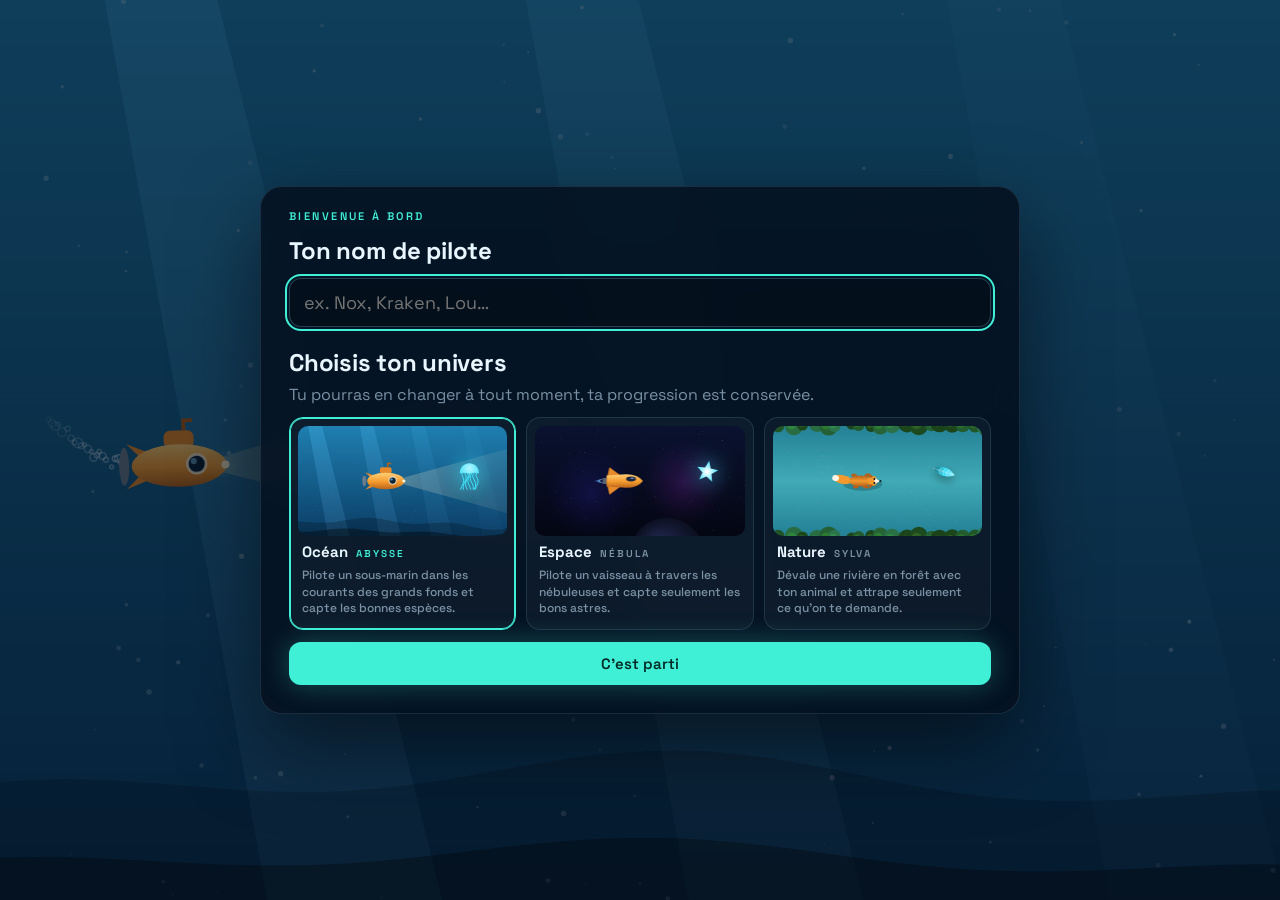
<file: index.html>
<!doctype html>
<html lang="fr">
<head>
  <meta charset="utf-8">
  <meta name="viewport" content="width=device-width, initial-scale=1, viewport-fit=cover">
  <title>Abysse</title>
  <link rel="icon" href="data:image/svg+xml,%3Csvg xmlns='http://www.w3.org/2000/svg' viewBox='0 0 32 32'%3E%3Ccircle cx='16' cy='16' r='14' fill='%2340f0d6'/%3E%3Ccircle cx='12' cy='12' r='4' fill='%23bffcf2'/%3E%3C/svg%3E">
  <link rel="preconnect" href="https://fonts.googleapis.com">
  <link href="https://fonts.googleapis.com/css2?family=Space+Grotesk:wght@400;500;600;700&display=swap" rel="stylesheet">
  <link rel="stylesheet" href="css/style.css?v=202611051226">
</head>
<body>
  <canvas id="game"></canvas>

  <!-- Bouton pause (visible pendant la partie) -->
  <button id="btn-pause" class="pause-btn hidden" aria-label="Mettre en pause" title="Pause (Échap)">
    <svg viewBox="0 0 24 24" aria-hidden="true"><rect x="6" y="5" width="4" height="14" rx="1.5"/><rect x="14" y="5" width="4" height="14" rx="1.5"/></svg>
  </button>

  <!-- ============ HUB ============ -->
  <section id="hub" class="screen">
    <div class="shell">
      <header class="topbar">
        <div class="brand"><span class="brand-mark" aria-hidden="true"></span><span id="brand-name">ABYSSE</span></div>
        <nav class="tabs" role="tablist">
          <button role="tab" data-tab="home" class="on">Jouer</button>
          <button role="tab" data-tab="progress">Progression</button>
          <button role="tab" data-tab="hangar">Hangar<span class="dot hidden" id="hangar-dot"></span></button>
          <button role="tab" data-tab="badges">Badges</button>
        </nav>
        <button class="share-btn" id="btn-share" title="Afficher le QR code pour jouer sur un autre appareil">
          <svg viewBox="0 0 24 24" aria-hidden="true"><path d="M4 4h6v6H4zM14 4h6v6h-6zM4 14h6v6H4zM14 14h2v2h-2zM18 14h2v2h-2zM14 18h2v2h-2zM18 18h2v2h-2zM16 16h2v2h-2z"/></svg>
          <span>Partager</span>
        </button>
        <button class="pilot" id="pilot-chip" title="Changer de nom de pilote">
          <span class="pilot-top"><span class="pilot-name" id="p-name">Pilote</span><span class="pilot-rank" id="p-rank">Recrue</span></span>
          <span class="xpbar"><i id="p-xpfill"></i></span>
          <span class="pilot-xp" id="p-xp">0 / 600 XP</span>
        </button>
      </header>

      <main class="tab-body">
        <!-- Accueil -->
        <div class="tab" id="tab-home">
          <div class="home-grid">
            <div class="card dive-card">
              <p class="eyebrow" id="h-proglabel">Profondeur atteinte</p>
              <div class="depth-big" id="h-depth">0 m</div>
              <div class="zone-line"><span id="h-zone">Zone éclairée</span><span class="muted" id="h-next"></span></div>
              <div class="bar"><i id="h-zonefill"></i></div>
              <button id="btn-play" class="primary big">Plonger</button>
              <p class="limit-msg hidden" id="h-limitmsg"></p>
              <div class="options">
                <div class="seg" id="seg-duration" role="radiogroup" aria-label="Durée de la partie">
                  <button data-v="120">2 min</button>
                  <button data-v="180">3 min</button>
                  <button data-v="300">5 min</button>
                </div>
                <button id="btn-sound" class="ghost small">Son : oui</button>
              </div>
            </div>

            <div class="side">
              <div class="card">
                <div class="card-head"><h3>Temps de jeu aujourd'hui</h3><span class="muted small-txt" id="h-timeleft">30 min restantes</span></div>
                <div class="bar time"><i id="h-timefill"></i></div>
                <p class="muted small-txt time-note" id="h-timenote"></p>
              </div>
              <div class="card">
                <div class="card-head"><h3>Missions du jour</h3><span class="muted small-txt">+100 XP chacune</span></div>
                <ul class="missions" id="h-missions"></ul>
              </div>
              <div class="card streak-card">
                <div class="streak-icon"><svg viewBox="0 0 24 24"><path id="streak-path"/></svg></div>
                <div>
                  <div class="streak-n" id="h-streak">0 jour</div>
                  <div class="muted small-txt" id="h-today">0 partie aujourd'hui</div>
                </div>
              </div>
            </div>
          </div>

          <div class="card">
            <div class="card-head"><h3>Univers</h3><span class="muted small-txt">ta progression est conservée</span></div>
            <div class="worlds" id="world-picker-home"></div>
          </div>

          <details class="howto card" id="howto">
            <summary>Comment jouer</summary>
            <ul id="howto-list"></ul>
          </details>
          <div class="footer-actions">
            <button id="btn-parent" class="ghost small parent-link"><svg viewBox="0 0 24 24" aria-hidden="true"><path d="M6 11h12v10H6zM8.5 11V7.5a3.5 3.5 0 0 1 7 0V11"/></svg>Espace parent</button>
          </div>
        </div>

        <!-- Progression -->
        <div class="tab hidden" id="tab-progress">
          <div class="tiles" id="pr-tiles"></div>
          <div class="empty-state hidden" id="pr-empty">Fais au moins 2 parties pour voir ta courbe de progression.</div>
          <div id="pr-charts">
            <div class="card">
              <div class="card-head"><h3>Niveau en fin de partie</h3><span class="muted small-txt">la vraie mesure de ta progression</span></div>
              <div id="chart-levels"></div>
            </div>
            <div class="card">
              <div class="card-head"><h3>Précision par partie</h3><span class="muted small-txt">reste stable car le jeu s'adapte à ton niveau</span></div>
              <div id="chart-acc"></div>
            </div>
          </div>
          <details class="card table-card">
            <summary>Voir le détail des parties</summary>
            <div class="table-wrap">
              <table>
                <thead><tr><th>Date</th><th>Univers</th><th>Durée</th><th>Pilotage</th><th>Détection</th><th>Contrôle</th><th>Réaction</th><th>Niveaux</th><th>Score</th><th>XP</th></tr></thead>
                <tbody id="log-body"></tbody>
              </table>
            </div>
          </details>
        </div>

        <!-- Hangar -->
        <div class="tab hidden" id="tab-hangar">
          <div class="card preview-card">
            <canvas id="hangar-preview"></canvas>
            <div class="preview-label">
              <p class="eyebrow">Configuration actuelle</p>
              <div id="hg-current"></div>
            </div>
          </div>
          <div id="hangar-sections"></div>
        </div>

        <!-- Badges -->
        <div class="tab hidden" id="tab-badges">
          <div class="card-head"><h3 id="bd-count">0 / 18 badges</h3></div>
          <div class="badge-grid" id="badge-grid"></div>
        </div>
      </main>
    </div>
  </section>

  <!-- ============ BIENVENUE : NOM + UNIVERS ============ -->
  <section id="onboard" class="screen hidden">
    <form class="panel onboard" id="onboard-form">
      <p class="eyebrow">Bienvenue à bord</p>
      <h2>Ton nom de pilote</h2>
      <input id="callsign" maxlength="16" autocomplete="off" placeholder="ex. Nox, Kraken, Lou…">
      <h2 class="mt">Choisis ton univers</h2>
      <p class="muted">Tu pourras en changer à tout moment, ta progression est conservée.</p>
      <div class="worlds big" id="world-picker-onboard"></div>
      <button class="primary" type="submit">C'est parti</button>
    </form>
  </section>

  <!-- ============ PAUSE ============ -->
  <section id="pause" class="screen hidden">
    <div class="panel narrow">
      <p class="eyebrow">Pause</p>
      <h2>Partie en pause</h2>
      <p class="muted" id="pause-info"></p>
      <button id="btn-resume" class="primary">Reprendre</button>
      <button id="btn-quit" class="ghost">Abandonner la partie</button>
    </div>
  </section>

  <!-- ============ RÉSULTATS ============ -->
  <section id="results" class="screen hidden">
    <div class="panel results">
      <div class="res-head">
        <div>
          <p class="eyebrow">Partie terminée</p>
          <h2 id="r-title">+0 m</h2>
          <p class="muted" id="r-zone"></p>
        </div>
        <div class="res-score"><span class="muted small-txt">Score</span><b id="r-score">0</b><span class="record hidden" id="r-record">Record</span></div>
      </div>

      <div class="grid4">
        <div class="stat"><span class="k">Pilotage</span><span class="v" id="r-nav">—</span><span class="s">passages réussis</span></div>
        <div class="stat"><span class="k">Détection</span><span class="v" id="r-det">—</span><span class="s">cibles captées</span></div>
        <div class="stat"><span class="k">Contrôle</span><span class="v" id="r-ctl">—</span><span class="s">leurres ignorés</span></div>
        <div class="stat"><span class="k">Réactivité</span><span class="v" id="r-rt">—</span><span class="s">temps de réaction</span></div>
      </div>
      <p class="levels muted" id="r-levels"></p>

      <div class="xp-block">
        <div class="xp-head"><b id="r-xp">+0 XP</b><span class="muted" id="r-rankline"></span></div>
        <div class="bar xp"><i id="r-xpfill"></i></div>
        <ul class="xp-list" id="r-xplist"></ul>
      </div>

      <div class="rewards hidden" id="r-rewards">
        <p class="eyebrow">Nouveautés</p>
        <div class="chips" id="r-chips"></div>
      </div>

      <p class="comment" id="r-comment"></p>
      <p class="limit-msg hidden" id="r-limitmsg"></p>
      <div class="actions">
        <button id="btn-again" class="primary">Rejouer</button>
        <button id="btn-to-hangar" class="ghost hidden">Voir le hangar</button>
        <button id="btn-menu" class="ghost">Menu</button>
      </div>
    </div>
  </section>

  <!-- ============ PARTAGER (QR CODE) ============ -->
  <section id="share" class="screen hidden">
    <div class="panel narrow share">
      <p class="eyebrow">Partager le jeu</p>
      <h2>Scanne pour jouer</h2>
      <p class="muted">Avec l'appareil photo d'un téléphone ou d'une tablette, puis tiens-le à l'horizontale.</p>
      <button class="share-qr" id="share-qr" type="button" title="Agrandir le QR code" aria-label="Agrandir le QR code"><img src="qr.png" alt="QR code vers le jeu" width="260" height="260"></button>
      <p class="muted small-txt share-hint">Touche le QR code pour l'agrandir.</p>
      <a class="share-url" id="share-url" href="#" target="_blank" rel="noopener"></a>
      <button class="primary" id="share-copy" type="button">Copier le lien</button>
      <button class="ghost hidden" id="share-native" type="button">Partager…</button>
      <button class="ghost" id="share-close" type="button">Fermer</button>
      <p class="muted small-txt">Chaque appareil garde sa propre progression. Pense à créer le code parent sur chacun.</p>
    </div>
  </section>

  <!-- QR code en plein écran -->
  <button id="qr-zoom" class="qr-zoom hidden" type="button" aria-label="Fermer le QR code agrandi">
    <img src="qr.png" alt="QR code vers le jeu">
    <span>Scanne avec l'appareil photo · touche pour fermer</span>
  </button>

  <!-- ============ ESPACE PARENT ============ -->
  <section id="parent" class="screen hidden">
    <div class="panel parent">
      <div class="parent-head">
        <div><p class="eyebrow">Espace parent</p><h2 id="pa-title">Accès protégé</h2></div>
        <button class="ghost small" id="pa-close" type="button">Fermer</button>
      </div>

      <form id="pa-lock" class="pa-lock" autocomplete="off">
        <p class="muted" id="pa-lock-text"></p>
        <input id="pa-pin" type="password" inputmode="numeric" maxlength="4" placeholder="Code à 4 chiffres" aria-label="Code parent">
        <input id="pa-pin2" class="hidden" type="password" inputmode="numeric" maxlength="4" placeholder="Confirme le code" aria-label="Confirmation du code">
        <p class="pa-err" id="pa-err" role="alert"></p>
        <button class="primary" type="submit">Valider</button>
        <p class="muted small-txt" id="pa-forgot">Code oublié ? La seule solution est d'effacer les données de ce site dans le navigateur, ce qui efface aussi toute la progression.</p>
      </form>

      <div id="pa-panel" class="pa-panel hidden">
        <div class="card">
          <div class="card-head"><h3>Temps de jeu par jour</h3><b class="pa-val" id="pa-limit-val">30 min</b></div>
          <input type="range" id="pa-limit" aria-label="Limite quotidienne en minutes">
          <label class="check"><input type="checkbox" id="pa-we-on"> Limite différente le week-end (samedi et dimanche)</label>
          <div id="pa-we-row" class="hidden">
            <div class="card-head"><span class="muted">Week-end</span><b class="pa-val" id="pa-we-val"></b></div>
            <input type="range" id="pa-we" aria-label="Limite du week-end en minutes">
          </div>
        </div>

        <div class="card">
          <div class="card-head"><h3>Bonus pour aujourd'hui</h3><span class="muted small-txt" id="pa-bonus-state">aucun</span></div>
          <div class="options">
            <button type="button" class="ghost small" data-bonus="10">+10 min</button>
            <button type="button" class="ghost small" data-bonus="15">+15 min</button>
            <button type="button" class="ghost small" data-bonus="30">+30 min</button>
            <button type="button" class="ghost small" id="pa-bonus-clear">Retirer le bonus</button>
          </div>
          <p class="muted small-txt pa-note">Valable seulement aujourd'hui. La limite habituelle revient demain.</p>
        </div>

        <div class="card">
          <div class="card-head"><h3>Temps joué ces 7 derniers jours</h3><span class="muted small-txt" id="pa-week-total"></span></div>
          <div class="week" id="pa-week"></div>
        </div>

        <div class="card">
          <div class="card-head"><h3>Sécurité</h3></div>
          <div class="options">
            <button type="button" class="ghost small" id="pa-change">Changer le code</button>
            <button type="button" class="ghost small danger" id="btn-reset">Effacer la progression</button>
          </div>
          <p class="muted small-txt pa-note">Effacer la progression remet à zéro l'XP, les badges et l'historique. Le temps déjà joué aujourd'hui et ces réglages sont conservés.</p>
        </div>
      </div>
    </div>
  </section>

  <div id="rotate">Tourne ton appareil à l'horizontale ↻</div>

  <script src="js/data.js?v=202611051226"></script>
  <script src="js/themes.js?v=202611051226"></script>
  <script src="js/profile.js?v=202611051226"></script>
  <script src="js/art/common.js?v=202611051226"></script>
  <script src="js/art/ocean.js?v=202611051226"></script>
  <script src="js/art/space.js?v=202611051226"></script>
  <script src="js/art/nature.js?v=202611051226"></script>
  <script src="js/charts.js?v=202611051226"></script>
  <script src="js/game.js?v=202611051226"></script>
  <script src="js/ui.js?v=202611051226"></script>
  <script src="js/parent.js?v=202611051226"></script>
</body>
</html>
</file>
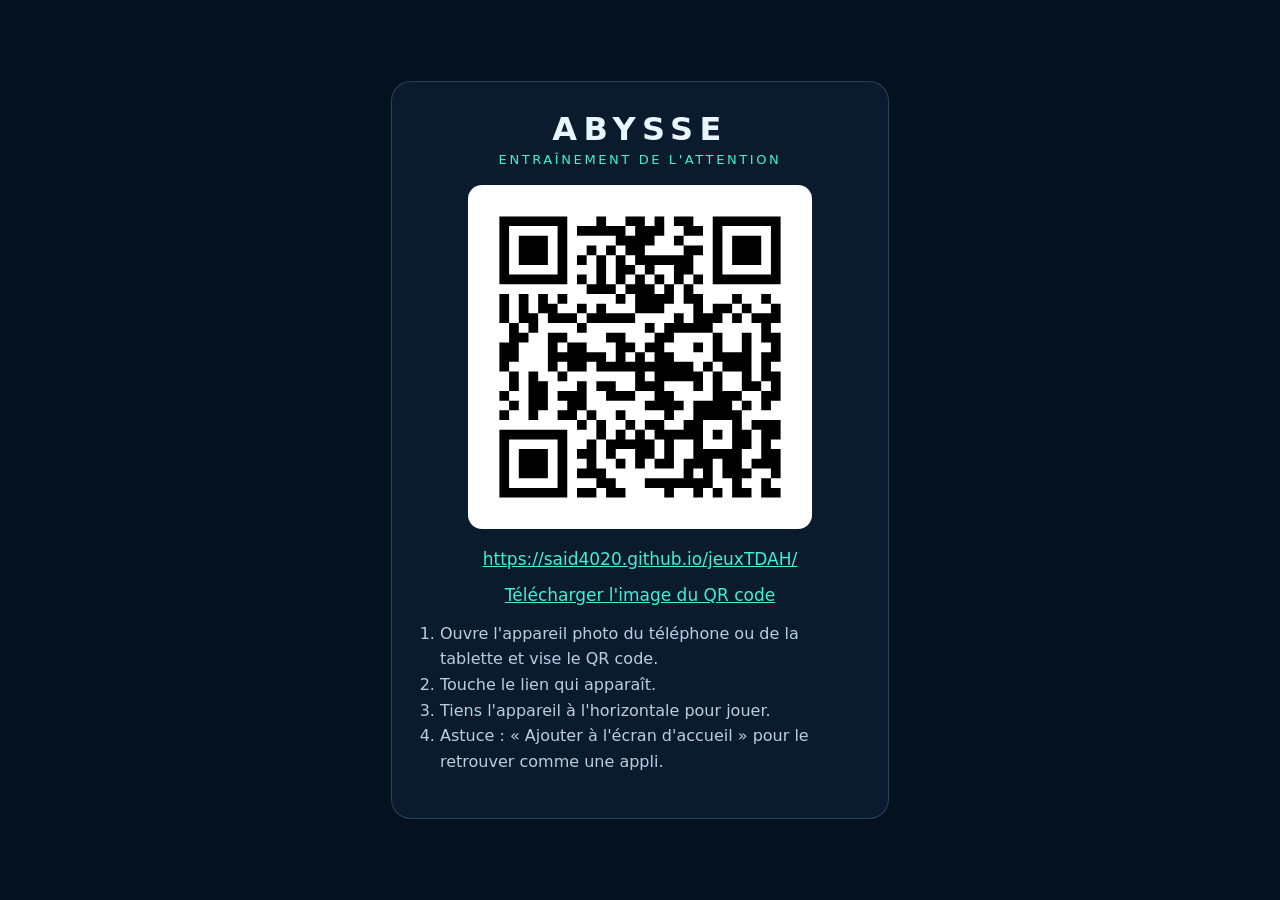
<file: qr.html>
<!doctype html><html lang="fr"><meta charset="utf-8"><meta name="viewport" content="width=device-width, initial-scale=1">
<title>Abysse · Jouer</title>
<style>
  body{margin:0;min-height:100vh;display:grid;place-items:center;background:#04121f;color:#e9f6ff;font-family:system-ui,sans-serif;padding:16px;box-sizing:border-box}
  .card{background:#0a1b2e;border:1px solid rgba(160,220,255,.2);border-radius:20px;padding:28px;max-width:440px;text-align:center}
  h1{margin:0 0 4px;letter-spacing:.2em} .sub{margin:0 0 18px;color:#40f0d6;font-size:13px;letter-spacing:.2em;text-transform:uppercase}
  .qr{background:#fff;border-radius:14px;padding:12px;display:inline-block} .qr svg{width:min(320px,70vw);height:auto;display:block}
  a{color:#40f0d6;font-size:17px;word-break:break-all} ol{text-align:left;color:#b8cfe0;line-height:1.6;padding-left:20px}
</style>
<div class="card">
  <h1>ABYSSE</h1><p class="sub">Entraînement de l'attention</p>
  <div class="qr"><svg width="39.6mm" height="39.6mm" version="1.1" viewBox="0 0 39.6 39.6" xmlns="http://www.w3.org/2000/svg"><path d="M2.4,2.4H3.6V3.6H2.4zM3.6,2.4H4.8V3.6H3.6zM4.8,2.4H6V3.6H4.8zM6,2.4H7.2V3.6H6zM7.2,2.4H8.4V3.6H7.2zM8.4,2.4H9.6V3.6H8.4zM9.6,2.4H10.8V3.6H9.6zM14.4,2.4H15.6V3.6H14.4zM18,2.4H19.2V3.6H18zM19.2,2.4H20.4V3.6H19.2zM21.6,2.4H22.8V3.6H21.6zM24,2.4H25.2V3.6H24zM25.2,2.4H26.4V3.6H25.2zM28.8,2.4H30V3.6H28.8zM30,2.4H31.2V3.6H30zM31.2,2.4H32.4V3.6H31.2zM32.4,2.4H33.6V3.6H32.4zM33.6,2.4H34.8V3.6H33.6zM34.8,2.4H36V3.6H34.8zM36,2.4H37.2V3.6H36zM2.4,3.6H3.6V4.8H2.4zM9.6,3.6H10.8V4.8H9.6zM12,3.6H13.2V4.8H12zM13.2,3.6H14.4V4.8H13.2zM14.4,3.6H15.6V4.8H14.4zM15.6,3.6H16.8V4.8H15.6zM16.8,3.6H18V4.8H16.8zM19.2,3.6H20.4V4.8H19.2zM20.4,3.6H21.6V4.8H20.4zM21.6,3.6H22.8V4.8H21.6zM25.2,3.6H26.4V4.8H25.2zM26.4,3.6H27.6V4.8H26.4zM28.8,3.6H30V4.8H28.8zM36,3.6H37.2V4.8H36zM2.4,4.8H3.6V6H2.4zM4.8,4.8H6V6H4.8zM6,4.8H7.2V6H6zM7.2,4.8H8.4V6H7.2zM9.6,4.8H10.8V6H9.6zM16.8,4.8H18V6H16.8zM18,4.8H19.2V6H18zM19.2,4.8H20.4V6H19.2zM20.4,4.8H21.6V6H20.4zM24,4.8H25.2V6H24zM28.8,4.8H30V6H28.8zM31.2,4.8H32.4V6H31.2zM32.4,4.8H33.6V6H32.4zM33.6,4.8H34.8V6H33.6zM36,4.8H37.2V6H36zM2.4,6H3.6V7.2H2.4zM4.8,6H6V7.2H4.8zM6,6H7.2V7.2H6zM7.2,6H8.4V7.2H7.2zM9.6,6H10.8V7.2H9.6zM13.2,6H14.4V7.2H13.2zM15.6,6H16.8V7.2H15.6zM18,6H19.2V7.2H18zM19.2,6H20.4V7.2H19.2zM25.2,6H26.4V7.2H25.2zM26.4,6H27.6V7.2H26.4zM28.8,6H30V7.2H28.8zM31.2,6H32.4V7.2H31.2zM32.4,6H33.6V7.2H32.4zM33.6,6H34.8V7.2H33.6zM36,6H37.2V7.2H36zM2.4,7.2H3.6V8.4H2.4zM4.8,7.2H6V8.4H4.8zM6,7.2H7.2V8.4H6zM7.2,7.2H8.4V8.4H7.2zM9.6,7.2H10.8V8.4H9.6zM12,7.2H13.2V8.4H12zM14.4,7.2H15.6V8.4H14.4zM16.8,7.2H18V8.4H16.8zM19.2,7.2H20.4V8.4H19.2zM20.4,7.2H21.6V8.4H20.4zM21.6,7.2H22.8V8.4H21.6zM22.8,7.2H24V8.4H22.8zM24,7.2H25.2V8.4H24zM25.2,7.2H26.4V8.4H25.2zM28.8,7.2H30V8.4H28.8zM31.2,7.2H32.4V8.4H31.2zM32.4,7.2H33.6V8.4H32.4zM33.6,7.2H34.8V8.4H33.6zM36,7.2H37.2V8.4H36zM2.4,8.4H3.6V9.6H2.4zM9.6,8.4H10.8V9.6H9.6zM14.4,8.4H15.6V9.6H14.4zM16.8,8.4H18V9.6H16.8zM18,8.4H19.2V9.6H18zM20.4,8.4H21.6V9.6H20.4zM24,8.4H25.2V9.6H24zM25.2,8.4H26.4V9.6H25.2zM28.8,8.4H30V9.6H28.8zM36,8.4H37.2V9.6H36zM2.4,9.6H3.6V10.8H2.4zM3.6,9.6H4.8V10.8H3.6zM4.8,9.6H6V10.8H4.8zM6,9.6H7.2V10.8H6zM7.2,9.6H8.4V10.8H7.2zM8.4,9.6H9.6V10.8H8.4zM9.6,9.6H10.8V10.8H9.6zM12,9.6H13.2V10.8H12zM14.4,9.6H15.6V10.8H14.4zM16.8,9.6H18V10.8H16.8zM19.2,9.6H20.4V10.8H19.2zM21.6,9.6H22.8V10.8H21.6zM24,9.6H25.2V10.8H24zM26.4,9.6H27.6V10.8H26.4zM28.8,9.6H30V10.8H28.8zM30,9.6H31.2V10.8H30zM31.2,9.6H32.4V10.8H31.2zM32.4,9.6H33.6V10.8H32.4zM33.6,9.6H34.8V10.8H33.6zM34.8,9.6H36V10.8H34.8zM36,9.6H37.2V10.8H36zM13.2,10.8H14.4V12H13.2zM14.4,10.8H15.6V12H14.4zM15.6,10.8H16.8V12H15.6zM18,10.8H19.2V12H18zM19.2,10.8H20.4V12H19.2zM20.4,10.8H21.6V12H20.4zM22.8,10.8H24V12H22.8zM25.2,10.8H26.4V12H25.2zM2.4,12H3.6V13.2H2.4zM4.8,12H6V13.2H4.8zM7.2,12H8.4V13.2H7.2zM9.6,12H10.8V13.2H9.6zM16.8,12H18V13.2H16.8zM19.2,12H20.4V13.2H19.2zM20.4,12H21.6V13.2H20.4zM21.6,12H22.8V13.2H21.6zM22.8,12H24V13.2H22.8zM25.2,12H26.4V13.2H25.2zM26.4,12H27.6V13.2H26.4zM31.2,12H32.4V13.2H31.2zM34.8,12H36V13.2H34.8zM2.4,13.2H3.6V14.4H2.4zM4.8,13.2H6V14.4H4.8zM7.2,13.2H8.4V14.4H7.2zM8.4,13.2H9.6V14.4H8.4zM12,13.2H13.2V14.4H12zM14.4,13.2H15.6V14.4H14.4zM19.2,13.2H20.4V14.4H19.2zM20.4,13.2H21.6V14.4H20.4zM21.6,13.2H22.8V14.4H21.6zM26.4,13.2H27.6V14.4H26.4zM28.8,13.2H30V14.4H28.8zM30,13.2H31.2V14.4H30zM32.4,13.2H33.6V14.4H32.4zM36,13.2H37.2V14.4H36zM2.4,14.4H3.6V15.6H2.4zM4.8,14.4H6V15.6H4.8zM6,14.4H7.2V15.6H6zM8.4,14.4H9.6V15.6H8.4zM9.6,14.4H10.8V15.6H9.6zM10.8,14.4H12V15.6H10.8zM13.2,14.4H14.4V15.6H13.2zM14.4,14.4H15.6V15.6H14.4zM15.6,14.4H16.8V15.6H15.6zM16.8,14.4H18V15.6H16.8zM18,14.4H19.2V15.6H18zM24,14.4H25.2V15.6H24zM26.4,14.4H27.6V15.6H26.4zM27.6,14.4H28.8V15.6H27.6zM28.8,14.4H30V15.6H28.8zM31.2,14.4H32.4V15.6H31.2zM33.6,14.4H34.8V15.6H33.6zM34.8,14.4H36V15.6H34.8zM36,14.4H37.2V15.6H36zM3.6,15.6H4.8V16.8H3.6zM6,15.6H7.2V16.8H6zM12,15.6H13.2V16.8H12zM20.4,15.6H21.6V16.8H20.4zM22.8,15.6H24V16.8H22.8zM24,15.6H25.2V16.8H24zM25.2,15.6H26.4V16.8H25.2zM26.4,15.6H27.6V16.8H26.4zM27.6,15.6H28.8V16.8H27.6zM34.8,15.6H36V16.8H34.8zM3.6,16.8H4.8V18H3.6zM4.8,16.8H6V18H4.8zM8.4,16.8H9.6V18H8.4zM9.6,16.8H10.8V18H9.6zM15.6,16.8H16.8V18H15.6zM16.8,16.8H18V18H16.8zM21.6,16.8H22.8V18H21.6zM22.8,16.8H24V18H22.8zM28.8,16.8H30V18H28.8zM32.4,16.8H33.6V18H32.4zM34.8,16.8H36V18H34.8zM36,16.8H37.2V18H36zM2.4,18H3.6V19.2H2.4zM3.6,18H4.8V19.2H3.6zM8.4,18H9.6V19.2H8.4zM10.8,18H12V19.2H10.8zM12,18H13.2V19.2H12zM16.8,18H18V19.2H16.8zM18,18H19.2V19.2H18zM20.4,18H21.6V19.2H20.4zM21.6,18H22.8V19.2H21.6zM26.4,18H27.6V19.2H26.4zM28.8,18H30V19.2H28.8zM32.4,18H33.6V19.2H32.4zM36,18H37.2V19.2H36zM2.4,19.2H3.6V20.4H2.4zM3.6,19.2H4.8V20.4H3.6zM8.4,19.2H9.6V20.4H8.4zM9.6,19.2H10.8V20.4H9.6zM10.8,19.2H12V20.4H10.8zM12,19.2H13.2V20.4H12zM13.2,19.2H14.4V20.4H13.2zM14.4,19.2H15.6V20.4H14.4zM16.8,19.2H18V20.4H16.8zM19.2,19.2H20.4V20.4H19.2zM21.6,19.2H22.8V20.4H21.6zM22.8,19.2H24V20.4H22.8zM28.8,19.2H30V20.4H28.8zM30,19.2H31.2V20.4H30zM31.2,19.2H32.4V20.4H31.2zM32.4,19.2H33.6V20.4H32.4zM34.8,19.2H36V20.4H34.8zM36,19.2H37.2V20.4H36zM2.4,20.4H3.6V21.6H2.4zM8.4,20.4H9.6V21.6H8.4zM10.8,20.4H12V21.6H10.8zM12,20.4H13.2V21.6H12zM14.4,20.4H15.6V21.6H14.4zM15.6,20.4H16.8V21.6H15.6zM16.8,20.4H18V21.6H16.8zM18,20.4H19.2V21.6H18zM19.2,20.4H20.4V21.6H19.2zM20.4,20.4H21.6V21.6H20.4zM21.6,20.4H22.8V21.6H21.6zM22.8,20.4H24V21.6H22.8zM24,20.4H25.2V21.6H24zM25.2,20.4H26.4V21.6H25.2zM27.6,20.4H28.8V21.6H27.6zM30,20.4H31.2V21.6H30zM31.2,20.4H32.4V21.6H31.2zM32.4,20.4H33.6V21.6H32.4zM34.8,20.4H36V21.6H34.8zM3.6,21.6H4.8V22.8H3.6zM6,21.6H7.2V22.8H6zM9.6,21.6H10.8V22.8H9.6zM19.2,21.6H20.4V22.8H19.2zM21.6,21.6H22.8V22.8H21.6zM22.8,21.6H24V22.8H22.8zM24,21.6H25.2V22.8H24zM25.2,21.6H26.4V22.8H25.2zM26.4,21.6H27.6V22.8H26.4zM28.8,21.6H30V22.8H28.8zM32.4,21.6H33.6V22.8H32.4zM34.8,21.6H36V22.8H34.8zM36,21.6H37.2V22.8H36zM3.6,22.8H4.8V24H3.6zM6,22.8H7.2V24H6zM7.2,22.8H8.4V24H7.2zM12,22.8H13.2V24H12zM14.4,22.8H15.6V24H14.4zM15.6,22.8H16.8V24H15.6zM19.2,22.8H20.4V24H19.2zM20.4,22.8H21.6V24H20.4zM21.6,22.8H22.8V24H21.6zM26.4,22.8H27.6V24H26.4zM28.8,22.8H30V24H28.8zM32.4,22.8H33.6V24H32.4zM33.6,22.8H34.8V24H33.6zM36,22.8H37.2V24H36zM2.4,24H3.6V25.2H2.4zM6,24H7.2V25.2H6zM7.2,24H8.4V25.2H7.2zM9.6,24H10.8V25.2H9.6zM10.8,24H12V25.2H10.8zM12,24H13.2V25.2H12zM15.6,24H16.8V25.2H15.6zM16.8,24H18V25.2H16.8zM18,24H19.2V25.2H18zM21.6,24H22.8V25.2H21.6zM22.8,24H24V25.2H22.8zM28.8,24H30V25.2H28.8zM30,24H31.2V25.2H30zM31.2,24H32.4V25.2H31.2zM34.8,24H36V25.2H34.8zM36,24H37.2V25.2H36zM3.6,25.2H4.8V26.4H3.6zM6,25.2H7.2V26.4H6zM7.2,25.2H8.4V26.4H7.2zM10.8,25.2H12V26.4H10.8zM12,25.2H13.2V26.4H12zM20.4,25.2H21.6V26.4H20.4zM21.6,25.2H22.8V26.4H21.6zM22.8,25.2H24V26.4H22.8zM24,25.2H25.2V26.4H24zM26.4,25.2H27.6V26.4H26.4zM27.6,25.2H28.8V26.4H27.6zM28.8,25.2H30V26.4H28.8zM30,25.2H31.2V26.4H30zM32.4,25.2H33.6V26.4H32.4zM34.8,25.2H36V26.4H34.8zM2.4,26.4H3.6V27.6H2.4zM6,26.4H7.2V27.6H6zM9.6,26.4H10.8V27.6H9.6zM10.8,26.4H12V27.6H10.8zM13.2,26.4H14.4V27.6H13.2zM16.8,26.4H18V27.6H16.8zM22.8,26.4H24V27.6H22.8zM26.4,26.4H27.6V27.6H26.4zM27.6,26.4H28.8V27.6H27.6zM28.8,26.4H30V27.6H28.8zM30,26.4H31.2V27.6H30zM31.2,26.4H32.4V27.6H31.2zM12,27.6H13.2V28.8H12zM14.4,27.6H15.6V28.8H14.4zM18,27.6H19.2V28.8H18zM20.4,27.6H21.6V28.8H20.4zM21.6,27.6H22.8V28.8H21.6zM25.2,27.6H26.4V28.8H25.2zM26.4,27.6H27.6V28.8H26.4zM31.2,27.6H32.4V28.8H31.2zM33.6,27.6H34.8V28.8H33.6zM34.8,27.6H36V28.8H34.8zM36,27.6H37.2V28.8H36zM2.4,28.8H3.6V30H2.4zM3.6,28.8H4.8V30H3.6zM4.8,28.8H6V30H4.8zM6,28.8H7.2V30H6zM7.2,28.8H8.4V30H7.2zM8.4,28.8H9.6V30H8.4zM9.6,28.8H10.8V30H9.6zM14.4,28.8H15.6V30H14.4zM16.8,28.8H18V30H16.8zM19.2,28.8H20.4V30H19.2zM21.6,28.8H22.8V30H21.6zM22.8,28.8H24V30H22.8zM24,28.8H25.2V30H24zM25.2,28.8H26.4V30H25.2zM26.4,28.8H27.6V30H26.4zM28.8,28.8H30V30H28.8zM31.2,28.8H32.4V30H31.2zM32.4,28.8H33.6V30H32.4zM34.8,28.8H36V30H34.8zM36,28.8H37.2V30H36zM2.4,30H3.6V31.2H2.4zM9.6,30H10.8V31.2H9.6zM13.2,30H14.4V31.2H13.2zM15.6,30H16.8V31.2H15.6zM16.8,30H18V31.2H16.8zM18,30H19.2V31.2H18zM19.2,30H20.4V31.2H19.2zM20.4,30H21.6V31.2H20.4zM22.8,30H24V31.2H22.8zM26.4,30H27.6V31.2H26.4zM31.2,30H32.4V31.2H31.2zM32.4,30H33.6V31.2H32.4zM34.8,30H36V31.2H34.8zM2.4,31.2H3.6V32.4H2.4zM4.8,31.2H6V32.4H4.8zM6,31.2H7.2V32.4H6zM7.2,31.2H8.4V32.4H7.2zM9.6,31.2H10.8V32.4H9.6zM12,31.2H13.2V32.4H12zM13.2,31.2H14.4V32.4H13.2zM15.6,31.2H16.8V32.4H15.6zM19.2,31.2H20.4V32.4H19.2zM20.4,31.2H21.6V32.4H20.4zM22.8,31.2H24V32.4H22.8zM26.4,31.2H27.6V32.4H26.4zM27.6,31.2H28.8V32.4H27.6zM28.8,31.2H30V32.4H28.8zM30,31.2H31.2V32.4H30zM31.2,31.2H32.4V32.4H31.2zM34.8,31.2H36V32.4H34.8zM36,31.2H37.2V32.4H36zM2.4,32.4H3.6V33.6H2.4zM4.8,32.4H6V33.6H4.8zM6,32.4H7.2V33.6H6zM7.2,32.4H8.4V33.6H7.2zM9.6,32.4H10.8V33.6H9.6zM13.2,32.4H14.4V33.6H13.2zM16.8,32.4H18V33.6H16.8zM19.2,32.4H20.4V33.6H19.2zM21.6,32.4H22.8V33.6H21.6zM22.8,32.4H24V33.6H22.8zM25.2,32.4H26.4V33.6H25.2zM26.4,32.4H27.6V33.6H26.4zM27.6,32.4H28.8V33.6H27.6zM30,32.4H31.2V33.6H30zM31.2,32.4H32.4V33.6H31.2zM33.6,32.4H34.8V33.6H33.6zM34.8,32.4H36V33.6H34.8zM36,32.4H37.2V33.6H36zM2.4,33.6H3.6V34.8H2.4zM4.8,33.6H6V34.8H4.8zM6,33.6H7.2V34.8H6zM7.2,33.6H8.4V34.8H7.2zM9.6,33.6H10.8V34.8H9.6zM12,33.6H13.2V34.8H12zM13.2,33.6H14.4V34.8H13.2zM14.4,33.6H15.6V34.8H14.4zM25.2,33.6H26.4V34.8H25.2zM27.6,33.6H28.8V34.8H27.6zM30,33.6H31.2V34.8H30zM31.2,33.6H32.4V34.8H31.2zM32.4,33.6H33.6V34.8H32.4zM36,33.6H37.2V34.8H36zM2.4,34.8H3.6V36H2.4zM9.6,34.8H10.8V36H9.6zM14.4,34.8H15.6V36H14.4zM15.6,34.8H16.8V36H15.6zM20.4,34.8H21.6V36H20.4zM21.6,34.8H22.8V36H21.6zM22.8,34.8H24V36H22.8zM24,34.8H25.2V36H24zM25.2,34.8H26.4V36H25.2zM26.4,34.8H27.6V36H26.4zM27.6,34.8H28.8V36H27.6zM31.2,34.8H32.4V36H31.2zM34.8,34.8H36V36H34.8zM2.4,36H3.6V37.2H2.4zM3.6,36H4.8V37.2H3.6zM4.8,36H6V37.2H4.8zM6,36H7.2V37.2H6zM7.2,36H8.4V37.2H7.2zM8.4,36H9.6V37.2H8.4zM9.6,36H10.8V37.2H9.6zM12,36H13.2V37.2H12zM13.2,36H14.4V37.2H13.2zM15.6,36H16.8V37.2H15.6zM16.8,36H18V37.2H16.8zM22.8,36H24V37.2H22.8zM26.4,36H27.6V37.2H26.4zM28.8,36H30V37.2H28.8zM31.2,36H32.4V37.2H31.2zM32.4,36H33.6V37.2H32.4zM34.8,36H36V37.2H34.8zM36,36H37.2V37.2H36z" id="qr-path" fill="#000000" fill-opacity="1" fill-rule="nonzero" stroke="none"/></svg></div>
  <p><a href="https://said4020.github.io/jeuxTDAH/">https://said4020.github.io/jeuxTDAH/</a></p>
  <p><a href="qr.png" download>Télécharger l'image du QR code</a></p>
  <ol>
    <li>Ouvre l'appareil photo du téléphone ou de la tablette et vise le QR code.</li>
    <li>Touche le lien qui apparaît.</li>
    <li>Tiens l'appareil à l'horizontale pour jouer.</li>
    <li>Astuce : « Ajouter à l'écran d'accueil » pour le retrouver comme une appli.</li>
  </ol>
</div></html>
</file>
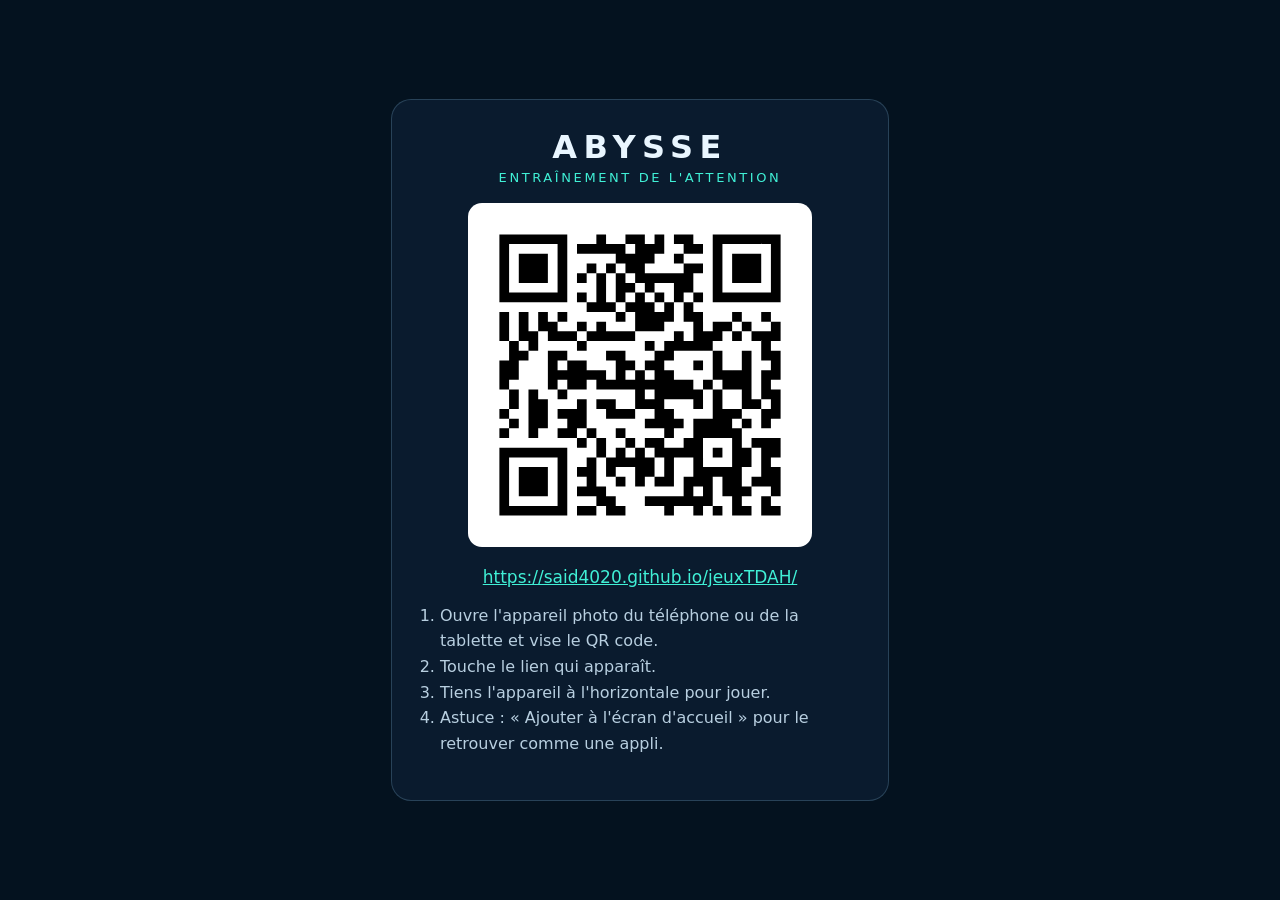
<file: outils/qr-site.html>
<!doctype html><html lang="fr"><meta charset="utf-8"><meta name="viewport" content="width=device-width, initial-scale=1">
<title>Abysse · QR code</title>
<style>
  body{margin:0;min-height:100vh;display:grid;place-items:center;background:#04121f;color:#e9f6ff;font-family:system-ui,sans-serif;padding:16px;box-sizing:border-box}
  .card{background:#0a1b2e;border:1px solid rgba(160,220,255,.2);border-radius:20px;padding:28px;max-width:440px;text-align:center}
  h1{margin:0 0 4px;letter-spacing:.2em} .sub{margin:0 0 18px;color:#40f0d6;font-size:13px;letter-spacing:.2em;text-transform:uppercase}
  .qr{background:#fff;border-radius:14px;padding:12px;display:inline-block} .qr svg{width:min(320px,70vw);height:auto;display:block}
  a{color:#40f0d6;font-size:17px;word-break:break-all} ol{text-align:left;color:#b8cfe0;line-height:1.6;padding-left:20px}
</style>
<div class="card">
  <h1>ABYSSE</h1><p class="sub">Entraînement de l'attention</p>
  <div class="qr"><svg width="39.6mm" height="39.6mm" version="1.1" viewBox="0 0 39.6 39.6" xmlns="http://www.w3.org/2000/svg"><path d="M2.4,2.4H3.6V3.6H2.4zM3.6,2.4H4.8V3.6H3.6zM4.8,2.4H6V3.6H4.8zM6,2.4H7.2V3.6H6zM7.2,2.4H8.4V3.6H7.2zM8.4,2.4H9.6V3.6H8.4zM9.6,2.4H10.8V3.6H9.6zM14.4,2.4H15.6V3.6H14.4zM18,2.4H19.2V3.6H18zM19.2,2.4H20.4V3.6H19.2zM21.6,2.4H22.8V3.6H21.6zM24,2.4H25.2V3.6H24zM25.2,2.4H26.4V3.6H25.2zM28.8,2.4H30V3.6H28.8zM30,2.4H31.2V3.6H30zM31.2,2.4H32.4V3.6H31.2zM32.4,2.4H33.6V3.6H32.4zM33.6,2.4H34.8V3.6H33.6zM34.8,2.4H36V3.6H34.8zM36,2.4H37.2V3.6H36zM2.4,3.6H3.6V4.8H2.4zM9.6,3.6H10.8V4.8H9.6zM12,3.6H13.2V4.8H12zM13.2,3.6H14.4V4.8H13.2zM14.4,3.6H15.6V4.8H14.4zM15.6,3.6H16.8V4.8H15.6zM16.8,3.6H18V4.8H16.8zM19.2,3.6H20.4V4.8H19.2zM20.4,3.6H21.6V4.8H20.4zM21.6,3.6H22.8V4.8H21.6zM25.2,3.6H26.4V4.8H25.2zM26.4,3.6H27.6V4.8H26.4zM28.8,3.6H30V4.8H28.8zM36,3.6H37.2V4.8H36zM2.4,4.8H3.6V6H2.4zM4.8,4.8H6V6H4.8zM6,4.8H7.2V6H6zM7.2,4.8H8.4V6H7.2zM9.6,4.8H10.8V6H9.6zM16.8,4.8H18V6H16.8zM18,4.8H19.2V6H18zM19.2,4.8H20.4V6H19.2zM20.4,4.8H21.6V6H20.4zM24,4.8H25.2V6H24zM28.8,4.8H30V6H28.8zM31.2,4.8H32.4V6H31.2zM32.4,4.8H33.6V6H32.4zM33.6,4.8H34.8V6H33.6zM36,4.8H37.2V6H36zM2.4,6H3.6V7.2H2.4zM4.8,6H6V7.2H4.8zM6,6H7.2V7.2H6zM7.2,6H8.4V7.2H7.2zM9.6,6H10.8V7.2H9.6zM13.2,6H14.4V7.2H13.2zM15.6,6H16.8V7.2H15.6zM18,6H19.2V7.2H18zM19.2,6H20.4V7.2H19.2zM25.2,6H26.4V7.2H25.2zM26.4,6H27.6V7.2H26.4zM28.8,6H30V7.2H28.8zM31.2,6H32.4V7.2H31.2zM32.4,6H33.6V7.2H32.4zM33.6,6H34.8V7.2H33.6zM36,6H37.2V7.2H36zM2.4,7.2H3.6V8.4H2.4zM4.8,7.2H6V8.4H4.8zM6,7.2H7.2V8.4H6zM7.2,7.2H8.4V8.4H7.2zM9.6,7.2H10.8V8.4H9.6zM12,7.2H13.2V8.4H12zM14.4,7.2H15.6V8.4H14.4zM16.8,7.2H18V8.4H16.8zM19.2,7.2H20.4V8.4H19.2zM20.4,7.2H21.6V8.4H20.4zM21.6,7.2H22.8V8.4H21.6zM22.8,7.2H24V8.4H22.8zM24,7.2H25.2V8.4H24zM25.2,7.2H26.4V8.4H25.2zM28.8,7.2H30V8.4H28.8zM31.2,7.2H32.4V8.4H31.2zM32.4,7.2H33.6V8.4H32.4zM33.6,7.2H34.8V8.4H33.6zM36,7.2H37.2V8.4H36zM2.4,8.4H3.6V9.6H2.4zM9.6,8.4H10.8V9.6H9.6zM14.4,8.4H15.6V9.6H14.4zM16.8,8.4H18V9.6H16.8zM18,8.4H19.2V9.6H18zM20.4,8.4H21.6V9.6H20.4zM24,8.4H25.2V9.6H24zM25.2,8.4H26.4V9.6H25.2zM28.8,8.4H30V9.6H28.8zM36,8.4H37.2V9.6H36zM2.4,9.6H3.6V10.8H2.4zM3.6,9.6H4.8V10.8H3.6zM4.8,9.6H6V10.8H4.8zM6,9.6H7.2V10.8H6zM7.2,9.6H8.4V10.8H7.2zM8.4,9.6H9.6V10.8H8.4zM9.6,9.6H10.8V10.8H9.6zM12,9.6H13.2V10.8H12zM14.4,9.6H15.6V10.8H14.4zM16.8,9.6H18V10.8H16.8zM19.2,9.6H20.4V10.8H19.2zM21.6,9.6H22.8V10.8H21.6zM24,9.6H25.2V10.8H24zM26.4,9.6H27.6V10.8H26.4zM28.8,9.6H30V10.8H28.8zM30,9.6H31.2V10.8H30zM31.2,9.6H32.4V10.8H31.2zM32.4,9.6H33.6V10.8H32.4zM33.6,9.6H34.8V10.8H33.6zM34.8,9.6H36V10.8H34.8zM36,9.6H37.2V10.8H36zM13.2,10.8H14.4V12H13.2zM14.4,10.8H15.6V12H14.4zM15.6,10.8H16.8V12H15.6zM18,10.8H19.2V12H18zM19.2,10.8H20.4V12H19.2zM20.4,10.8H21.6V12H20.4zM22.8,10.8H24V12H22.8zM25.2,10.8H26.4V12H25.2zM2.4,12H3.6V13.2H2.4zM4.8,12H6V13.2H4.8zM7.2,12H8.4V13.2H7.2zM9.6,12H10.8V13.2H9.6zM16.8,12H18V13.2H16.8zM19.2,12H20.4V13.2H19.2zM20.4,12H21.6V13.2H20.4zM21.6,12H22.8V13.2H21.6zM22.8,12H24V13.2H22.8zM25.2,12H26.4V13.2H25.2zM26.4,12H27.6V13.2H26.4zM31.2,12H32.4V13.2H31.2zM34.8,12H36V13.2H34.8zM2.4,13.2H3.6V14.4H2.4zM4.8,13.2H6V14.4H4.8zM7.2,13.2H8.4V14.4H7.2zM8.4,13.2H9.6V14.4H8.4zM12,13.2H13.2V14.4H12zM14.4,13.2H15.6V14.4H14.4zM19.2,13.2H20.4V14.4H19.2zM20.4,13.2H21.6V14.4H20.4zM21.6,13.2H22.8V14.4H21.6zM26.4,13.2H27.6V14.4H26.4zM28.8,13.2H30V14.4H28.8zM30,13.2H31.2V14.4H30zM32.4,13.2H33.6V14.4H32.4zM36,13.2H37.2V14.4H36zM2.4,14.4H3.6V15.6H2.4zM4.8,14.4H6V15.6H4.8zM6,14.4H7.2V15.6H6zM8.4,14.4H9.6V15.6H8.4zM9.6,14.4H10.8V15.6H9.6zM10.8,14.4H12V15.6H10.8zM13.2,14.4H14.4V15.6H13.2zM14.4,14.4H15.6V15.6H14.4zM15.6,14.4H16.8V15.6H15.6zM16.8,14.4H18V15.6H16.8zM18,14.4H19.2V15.6H18zM24,14.4H25.2V15.6H24zM26.4,14.4H27.6V15.6H26.4zM27.6,14.4H28.8V15.6H27.6zM28.8,14.4H30V15.6H28.8zM31.2,14.4H32.4V15.6H31.2zM33.6,14.4H34.8V15.6H33.6zM34.8,14.4H36V15.6H34.8zM36,14.4H37.2V15.6H36zM3.6,15.6H4.8V16.8H3.6zM6,15.6H7.2V16.8H6zM12,15.6H13.2V16.8H12zM20.4,15.6H21.6V16.8H20.4zM22.8,15.6H24V16.8H22.8zM24,15.6H25.2V16.8H24zM25.2,15.6H26.4V16.8H25.2zM26.4,15.6H27.6V16.8H26.4zM27.6,15.6H28.8V16.8H27.6zM34.8,15.6H36V16.8H34.8zM3.6,16.8H4.8V18H3.6zM4.8,16.8H6V18H4.8zM8.4,16.8H9.6V18H8.4zM9.6,16.8H10.8V18H9.6zM15.6,16.8H16.8V18H15.6zM16.8,16.8H18V18H16.8zM21.6,16.8H22.8V18H21.6zM22.8,16.8H24V18H22.8zM28.8,16.8H30V18H28.8zM32.4,16.8H33.6V18H32.4zM34.8,16.8H36V18H34.8zM36,16.8H37.2V18H36zM2.4,18H3.6V19.2H2.4zM3.6,18H4.8V19.2H3.6zM8.4,18H9.6V19.2H8.4zM10.8,18H12V19.2H10.8zM12,18H13.2V19.2H12zM16.8,18H18V19.2H16.8zM18,18H19.2V19.2H18zM20.4,18H21.6V19.2H20.4zM21.6,18H22.8V19.2H21.6zM26.4,18H27.6V19.2H26.4zM28.8,18H30V19.2H28.8zM32.4,18H33.6V19.2H32.4zM36,18H37.2V19.2H36zM2.4,19.2H3.6V20.4H2.4zM3.6,19.2H4.8V20.4H3.6zM8.4,19.2H9.6V20.4H8.4zM9.6,19.2H10.8V20.4H9.6zM10.8,19.2H12V20.4H10.8zM12,19.2H13.2V20.4H12zM13.2,19.2H14.4V20.4H13.2zM14.4,19.2H15.6V20.4H14.4zM16.8,19.2H18V20.4H16.8zM19.2,19.2H20.4V20.4H19.2zM21.6,19.2H22.8V20.4H21.6zM22.8,19.2H24V20.4H22.8zM28.8,19.2H30V20.4H28.8zM30,19.2H31.2V20.4H30zM31.2,19.2H32.4V20.4H31.2zM32.4,19.2H33.6V20.4H32.4zM34.8,19.2H36V20.4H34.8zM36,19.2H37.2V20.4H36zM2.4,20.4H3.6V21.6H2.4zM8.4,20.4H9.6V21.6H8.4zM10.8,20.4H12V21.6H10.8zM12,20.4H13.2V21.6H12zM14.4,20.4H15.6V21.6H14.4zM15.6,20.4H16.8V21.6H15.6zM16.8,20.4H18V21.6H16.8zM18,20.4H19.2V21.6H18zM19.2,20.4H20.4V21.6H19.2zM20.4,20.4H21.6V21.6H20.4zM21.6,20.4H22.8V21.6H21.6zM22.8,20.4H24V21.6H22.8zM24,20.4H25.2V21.6H24zM25.2,20.4H26.4V21.6H25.2zM27.6,20.4H28.8V21.6H27.6zM30,20.4H31.2V21.6H30zM31.2,20.4H32.4V21.6H31.2zM32.4,20.4H33.6V21.6H32.4zM34.8,20.4H36V21.6H34.8zM3.6,21.6H4.8V22.8H3.6zM6,21.6H7.2V22.8H6zM9.6,21.6H10.8V22.8H9.6zM19.2,21.6H20.4V22.8H19.2zM21.6,21.6H22.8V22.8H21.6zM22.8,21.6H24V22.8H22.8zM24,21.6H25.2V22.8H24zM25.2,21.6H26.4V22.8H25.2zM26.4,21.6H27.6V22.8H26.4zM28.8,21.6H30V22.8H28.8zM32.4,21.6H33.6V22.8H32.4zM34.8,21.6H36V22.8H34.8zM36,21.6H37.2V22.8H36zM3.6,22.8H4.8V24H3.6zM6,22.8H7.2V24H6zM7.2,22.8H8.4V24H7.2zM12,22.8H13.2V24H12zM14.4,22.8H15.6V24H14.4zM15.6,22.8H16.8V24H15.6zM19.2,22.8H20.4V24H19.2zM20.4,22.8H21.6V24H20.4zM21.6,22.8H22.8V24H21.6zM26.4,22.8H27.6V24H26.4zM28.8,22.8H30V24H28.8zM32.4,22.8H33.6V24H32.4zM33.6,22.8H34.8V24H33.6zM36,22.8H37.2V24H36zM2.4,24H3.6V25.2H2.4zM6,24H7.2V25.2H6zM7.2,24H8.4V25.2H7.2zM9.6,24H10.8V25.2H9.6zM10.8,24H12V25.2H10.8zM12,24H13.2V25.2H12zM15.6,24H16.8V25.2H15.6zM16.8,24H18V25.2H16.8zM18,24H19.2V25.2H18zM21.6,24H22.8V25.2H21.6zM22.8,24H24V25.2H22.8zM28.8,24H30V25.2H28.8zM30,24H31.2V25.2H30zM31.2,24H32.4V25.2H31.2zM34.8,24H36V25.2H34.8zM36,24H37.2V25.2H36zM3.6,25.2H4.8V26.4H3.6zM6,25.2H7.2V26.4H6zM7.2,25.2H8.4V26.4H7.2zM10.8,25.2H12V26.4H10.8zM12,25.2H13.2V26.4H12zM20.4,25.2H21.6V26.4H20.4zM21.6,25.2H22.8V26.4H21.6zM22.8,25.2H24V26.4H22.8zM24,25.2H25.2V26.4H24zM26.4,25.2H27.6V26.4H26.4zM27.6,25.2H28.8V26.4H27.6zM28.8,25.2H30V26.4H28.8zM30,25.2H31.2V26.4H30zM32.4,25.2H33.6V26.4H32.4zM34.8,25.2H36V26.4H34.8zM2.4,26.4H3.6V27.6H2.4zM6,26.4H7.2V27.6H6zM9.6,26.4H10.8V27.6H9.6zM10.8,26.4H12V27.6H10.8zM13.2,26.4H14.4V27.6H13.2zM16.8,26.4H18V27.6H16.8zM22.8,26.4H24V27.6H22.8zM26.4,26.4H27.6V27.6H26.4zM27.6,26.4H28.8V27.6H27.6zM28.8,26.4H30V27.6H28.8zM30,26.4H31.2V27.6H30zM31.2,26.4H32.4V27.6H31.2zM12,27.6H13.2V28.8H12zM14.4,27.6H15.6V28.8H14.4zM18,27.6H19.2V28.8H18zM20.4,27.6H21.6V28.8H20.4zM21.6,27.6H22.8V28.8H21.6zM25.2,27.6H26.4V28.8H25.2zM26.4,27.6H27.6V28.8H26.4zM31.2,27.6H32.4V28.8H31.2zM33.6,27.6H34.8V28.8H33.6zM34.8,27.6H36V28.8H34.8zM36,27.6H37.2V28.8H36zM2.4,28.8H3.6V30H2.4zM3.6,28.8H4.8V30H3.6zM4.8,28.8H6V30H4.8zM6,28.8H7.2V30H6zM7.2,28.8H8.4V30H7.2zM8.4,28.8H9.6V30H8.4zM9.6,28.8H10.8V30H9.6zM14.4,28.8H15.6V30H14.4zM16.8,28.8H18V30H16.8zM19.2,28.8H20.4V30H19.2zM21.6,28.8H22.8V30H21.6zM22.8,28.8H24V30H22.8zM24,28.8H25.2V30H24zM25.2,28.8H26.4V30H25.2zM26.4,28.8H27.6V30H26.4zM28.8,28.8H30V30H28.8zM31.2,28.8H32.4V30H31.2zM32.4,28.8H33.6V30H32.4zM34.8,28.8H36V30H34.8zM36,28.8H37.2V30H36zM2.4,30H3.6V31.2H2.4zM9.6,30H10.8V31.2H9.6zM13.2,30H14.4V31.2H13.2zM15.6,30H16.8V31.2H15.6zM16.8,30H18V31.2H16.8zM18,30H19.2V31.2H18zM19.2,30H20.4V31.2H19.2zM20.4,30H21.6V31.2H20.4zM22.8,30H24V31.2H22.8zM26.4,30H27.6V31.2H26.4zM31.2,30H32.4V31.2H31.2zM32.4,30H33.6V31.2H32.4zM34.8,30H36V31.2H34.8zM2.4,31.2H3.6V32.4H2.4zM4.8,31.2H6V32.4H4.8zM6,31.2H7.2V32.4H6zM7.2,31.2H8.4V32.4H7.2zM9.6,31.2H10.8V32.4H9.6zM12,31.2H13.2V32.4H12zM13.2,31.2H14.4V32.4H13.2zM15.6,31.2H16.8V32.4H15.6zM19.2,31.2H20.4V32.4H19.2zM20.4,31.2H21.6V32.4H20.4zM22.8,31.2H24V32.4H22.8zM26.4,31.2H27.6V32.4H26.4zM27.6,31.2H28.8V32.4H27.6zM28.8,31.2H30V32.4H28.8zM30,31.2H31.2V32.4H30zM31.2,31.2H32.4V32.4H31.2zM34.8,31.2H36V32.4H34.8zM36,31.2H37.2V32.4H36zM2.4,32.4H3.6V33.6H2.4zM4.8,32.4H6V33.6H4.8zM6,32.4H7.2V33.6H6zM7.2,32.4H8.4V33.6H7.2zM9.6,32.4H10.8V33.6H9.6zM13.2,32.4H14.4V33.6H13.2zM16.8,32.4H18V33.6H16.8zM19.2,32.4H20.4V33.6H19.2zM21.6,32.4H22.8V33.6H21.6zM22.8,32.4H24V33.6H22.8zM25.2,32.4H26.4V33.6H25.2zM26.4,32.4H27.6V33.6H26.4zM27.6,32.4H28.8V33.6H27.6zM30,32.4H31.2V33.6H30zM31.2,32.4H32.4V33.6H31.2zM33.6,32.4H34.8V33.6H33.6zM34.8,32.4H36V33.6H34.8zM36,32.4H37.2V33.6H36zM2.4,33.6H3.6V34.8H2.4zM4.8,33.6H6V34.8H4.8zM6,33.6H7.2V34.8H6zM7.2,33.6H8.4V34.8H7.2zM9.6,33.6H10.8V34.8H9.6zM12,33.6H13.2V34.8H12zM13.2,33.6H14.4V34.8H13.2zM14.4,33.6H15.6V34.8H14.4zM25.2,33.6H26.4V34.8H25.2zM27.6,33.6H28.8V34.8H27.6zM30,33.6H31.2V34.8H30zM31.2,33.6H32.4V34.8H31.2zM32.4,33.6H33.6V34.8H32.4zM36,33.6H37.2V34.8H36zM2.4,34.8H3.6V36H2.4zM9.6,34.8H10.8V36H9.6zM14.4,34.8H15.6V36H14.4zM15.6,34.8H16.8V36H15.6zM20.4,34.8H21.6V36H20.4zM21.6,34.8H22.8V36H21.6zM22.8,34.8H24V36H22.8zM24,34.8H25.2V36H24zM25.2,34.8H26.4V36H25.2zM26.4,34.8H27.6V36H26.4zM27.6,34.8H28.8V36H27.6zM31.2,34.8H32.4V36H31.2zM34.8,34.8H36V36H34.8zM2.4,36H3.6V37.2H2.4zM3.6,36H4.8V37.2H3.6zM4.8,36H6V37.2H4.8zM6,36H7.2V37.2H6zM7.2,36H8.4V37.2H7.2zM8.4,36H9.6V37.2H8.4zM9.6,36H10.8V37.2H9.6zM12,36H13.2V37.2H12zM13.2,36H14.4V37.2H13.2zM15.6,36H16.8V37.2H15.6zM16.8,36H18V37.2H16.8zM22.8,36H24V37.2H22.8zM26.4,36H27.6V37.2H26.4zM28.8,36H30V37.2H28.8zM31.2,36H32.4V37.2H31.2zM32.4,36H33.6V37.2H32.4zM34.8,36H36V37.2H34.8zM36,36H37.2V37.2H36z" id="qr-path" fill="#000000" fill-opacity="1" fill-rule="nonzero" stroke="none"/></svg></div>
  <p><a href="https://said4020.github.io/jeuxTDAH/">https://said4020.github.io/jeuxTDAH/</a></p>
  <ol>
    <li>Ouvre l'appareil photo du téléphone ou de la tablette et vise le QR code.</li>
    <li>Touche le lien qui apparaît.</li>
    <li>Tiens l'appareil à l'horizontale pour jouer.</li>
    <li>Astuce : « Ajouter à l'écran d'accueil » pour le retrouver comme une appli.</li>
  </ol>
</div></html>
</file>
<file: css/style.css>
:root {
  --bg: #020b16;
  --shell: rgba(4, 15, 29, 0.84);
  --surface: #0a1b2e;
  --surface-2: rgba(255, 255, 255, 0.035);
  --line: rgba(160, 220, 255, 0.13);
  --line-strong: rgba(160, 220, 255, 0.24);
  --text: #e9f6ff;
  --muted: rgba(200, 228, 250, 0.6);
  --faint: rgba(200, 228, 250, 0.35);
  --accent: #40f0d6;
  --accent-ink: #022a26;
  --accent-soft: rgba(64, 240, 214, 0.14);
  --gold: #ffc94a;
  --warm: #ffb347;
  --danger: #ff6b7a;
  --radius: 16px;
  --font: "Space Grotesk", system-ui, -apple-system, "Segoe UI", sans-serif;
}

* { box-sizing: border-box; }
html, body {
  margin: 0;
  height: 100%;
  overflow: hidden;
  background: var(--bg);
  color: var(--text);
  font-family: var(--font);
  -webkit-user-select: none;
  user-select: none;
}
canvas#game { position: fixed; inset: 0; width: 100vw; height: 100vh; display: block; touch-action: none; }
.hidden { display: none !important; }
.muted { color: var(--muted); }
.small-txt { font-size: 12px; }
h2 { margin: 0 0 4px; font-size: 30px; font-weight: 700; letter-spacing: -0.01em; }
h3 { margin: 0; font-size: 15px; font-weight: 600; letter-spacing: 0.02em; }
.eyebrow {
  margin: 0 0 6px;
  font-size: 11px;
  font-weight: 600;
  letter-spacing: 0.22em;
  text-transform: uppercase;
  color: var(--accent);
}

/* ---------- Écrans ---------- */
.screen {
  position: fixed;
  inset: 0;
  z-index: 10;
  display: flex;
  align-items: center;
  justify-content: center;
  padding: 16px;
}
#hub { justify-content: flex-end; padding-left: max(16px, 22vw); }
#onboard, #pause, #results { background: rgba(2, 10, 20, 0.55); }

.shell {
  width: min(1040px, 100%);
  height: min(740px, calc(100vh - 32px));
  display: flex;
  flex-direction: column;
  background: var(--shell);
  border: 1px solid var(--line);
  border-radius: 22px;
  backdrop-filter: blur(14px);
  -webkit-backdrop-filter: blur(14px);
  box-shadow: 0 30px 80px rgba(0, 0, 0, 0.5);
  overflow: hidden;
}

/* ---------- Barre du haut ---------- */
.topbar {
  display: flex;
  align-items: center;
  gap: 20px;
  padding: 14px 18px 0 24px;
  border-bottom: 1px solid var(--line);
}
.brand {
  display: flex;
  align-items: center;
  gap: 10px;
  font-weight: 700;
  font-size: 18px;
  letter-spacing: 0.24em;
  padding-bottom: 14px;
}
.brand-mark {
  width: 14px; height: 14px; border-radius: 50%;
  background: radial-gradient(circle at 35% 35%, #bffcf2, var(--accent) 55%, #0c6e64);
  box-shadow: 0 0 14px rgba(64, 240, 214, 0.6);
}
.tabs { display: flex; gap: 4px; flex: 1; }
.tabs button {
  position: relative;
  background: none;
  border: 0;
  border-radius: 0;
  padding: 10px 14px 16px;
  font-size: 14px;
  color: var(--muted);
}
.tabs button:hover { background: none; color: var(--text); }
.tabs button.on { color: var(--text); }
.tabs button.on::after {
  content: "";
  position: absolute;
  left: 14px; right: 14px; bottom: -1px;
  height: 2px;
  border-radius: 2px;
  background: var(--accent);
}
.dot {
  display: inline-block;
  width: 7px; height: 7px;
  margin-left: 6px;
  border-radius: 50%;
  background: var(--gold);
  vertical-align: 2px;
  box-shadow: 0 0 8px var(--gold);
}

.pilot {
  display: grid;
  gap: 5px;
  min-width: 190px;
  margin-bottom: 12px;
  padding: 8px 14px;
  border-radius: 12px;
  text-align: left;
  background: var(--surface-2);
}
.pilot-top { display: flex; justify-content: space-between; gap: 10px; align-items: baseline; }
.pilot-name { font-weight: 700; font-size: 14px; max-width: 110px; overflow: hidden; text-overflow: ellipsis; white-space: nowrap; }
.pilot-rank { font-size: 11px; color: var(--gold); text-transform: uppercase; letter-spacing: 0.12em; font-weight: 600; }
.pilot-xp { font-size: 11px; color: var(--muted); font-variant-numeric: tabular-nums; font-weight: 500; }

.bar { height: 6px; border-radius: 6px; background: rgba(200, 228, 250, 0.1); overflow: hidden; }
.bar i { display: block; height: 100%; width: 0; border-radius: 6px; background: var(--accent); transition: width 1.1s cubic-bezier(.2, .8, .2, 1); }
.xpbar { height: 4px; border-radius: 4px; background: rgba(200, 228, 250, 0.1); overflow: hidden; }
.xpbar i { display: block; height: 100%; width: 0; background: var(--gold); border-radius: 4px; transition: width 0.6s ease; }

/* ---------- Contenu des onglets ---------- */
.tab-body { flex: 1; overflow: auto; padding: 20px 24px 24px; }
.tab { display: flex; flex-direction: column; gap: 14px; }

.card {
  background: var(--surface-2);
  border: 1px solid var(--line);
  border-radius: var(--radius);
  padding: 18px 20px;
}
.card-head { display: flex; justify-content: space-between; align-items: baseline; gap: 12px; margin-bottom: 12px; }

/* Accueil */
.home-grid { display: grid; grid-template-columns: 1.25fr 1fr; gap: 14px; }
.dive-card { display: flex; flex-direction: column; gap: 10px; padding: 24px; }
.depth-big { font-size: 56px; font-weight: 700; line-height: 1; letter-spacing: -0.02em; font-variant-numeric: tabular-nums; }
.zone-line { display: flex; justify-content: space-between; gap: 10px; font-size: 14px; font-weight: 600; flex-wrap: wrap; }
.zone-line .muted { font-weight: 500; }
.dive-card .primary { margin-top: 10px; }
.side { display: flex; flex-direction: column; gap: 14px; }

.missions { list-style: none; margin: 0; padding: 0; display: grid; gap: 10px; }
.missions li { display: flex; gap: 10px; align-items: flex-start; font-size: 14px; line-height: 1.4; }
.missions .box {
  flex: none;
  width: 20px; height: 20px;
  margin-top: 1px;
  border-radius: 6px;
  border: 1.5px solid var(--line-strong);
  display: grid; place-items: center;
}
.missions li.done { color: var(--muted); }
.missions li.done .txt { text-decoration: line-through; text-decoration-color: var(--faint); }
.missions li.done .box { background: var(--accent); border-color: var(--accent); }
.missions .box svg { width: 14px; height: 14px; stroke: var(--accent-ink); stroke-width: 3; fill: none; }

.streak-card { display: flex; gap: 14px; align-items: center; }
.streak-icon {
  width: 44px; height: 44px; border-radius: 12px;
  display: grid; place-items: center;
  background: rgba(255, 179, 71, 0.12);
}
.streak-icon svg { width: 24px; height: 24px; fill: none; stroke: var(--warm); stroke-width: 1.8; stroke-linejoin: round; }
.streak-card.off .streak-icon { background: rgba(200, 228, 250, 0.06); }
.streak-card.off .streak-icon svg { stroke: var(--faint); }
.streak-n { font-size: 20px; font-weight: 700; }


.howto { color: var(--muted); font-size: 14px; }
.howto summary, .table-card summary { cursor: pointer; color: var(--text); font-weight: 600; }
.howto ul { margin: 10px 0 0; padding-left: 18px; line-height: 1.6; }
.howto b { color: var(--text); }

/* Progression */
.tiles { display: grid; grid-template-columns: repeat(4, 1fr); gap: 10px; }
.tile { padding: 14px 16px; border: 1px solid var(--line); border-radius: 14px; background: var(--surface-2); }
.tile .v { display: block; font-size: 24px; font-weight: 700; font-variant-numeric: tabular-nums; }
.tile .k { font-size: 12px; color: var(--muted); }
.tile .d { font-size: 12px; color: var(--accent); margin-left: 6px; font-weight: 600; }
.empty-state { padding: 30px; text-align: center; color: var(--muted); border: 1px dashed var(--line-strong); border-radius: var(--radius); }
#pr-charts { display: grid; gap: 14px; }

.chart { position: relative; }
.chart-legend { display: flex; flex-wrap: wrap; gap: 16px; margin-bottom: 8px; font-size: 12px; color: var(--muted); }
.chart-legend span { display: inline-flex; align-items: center; gap: 6px; }
.chart-legend i, .chart-tip i { display: inline-block; width: 14px; height: 2px; border-radius: 2px; }
.chart-plot { position: relative; }
.chart svg { display: block; overflow: visible; }
.chart .grid { stroke: rgba(200, 228, 250, 0.08); stroke-width: 1; }
.chart .tick { fill: var(--faint); font-size: 11px; font-family: var(--font); }
.chart .dlabel { fill: var(--text); font-size: 12px; font-family: var(--font); font-weight: 600; }
.chart .hair { stroke: rgba(200, 228, 250, 0.35); stroke-width: 1; }
.chart-tip {
  position: absolute;
  pointer-events: none;
  min-width: 140px;
  padding: 10px 12px;
  border-radius: 10px;
  background: #071628;
  border: 1px solid var(--line-strong);
  box-shadow: 0 10px 30px rgba(0, 0, 0, 0.4);
  font-size: 12px;
}
.tip-title { color: var(--muted); margin-bottom: 6px; }
.tip-row { display: flex; align-items: center; gap: 8px; line-height: 1.7; }
.tip-row b { font-size: 13px; color: var(--text); min-width: 38px; font-variant-numeric: tabular-nums; }
.tip-row span { color: var(--muted); }

.table-wrap { overflow: auto; margin-top: 12px; border: 1px solid var(--line); border-radius: 12px; max-height: 320px; }
table { width: 100%; border-collapse: collapse; font-size: 13px; font-variant-numeric: tabular-nums; }
th, td { padding: 8px 12px; text-align: left; white-space: nowrap; border-bottom: 1px solid var(--line); }
th { color: var(--muted); font-weight: 600; font-size: 11px; text-transform: uppercase; letter-spacing: 0.1em; position: sticky; top: 0; background: #071628; }
tr:last-child td { border-bottom: 0; }
td.empty { text-align: center; color: var(--muted); padding: 22px; }
.footer-actions { display: flex; justify-content: flex-end; }

/* Hangar */
.preview-card { position: relative; padding: 0; overflow: hidden; height: 190px; }
#hangar-preview { width: 100%; height: 100%; display: block; }
.preview-label { position: absolute; left: 20px; top: 16px; }
#hg-current { font-size: 18px; font-weight: 700; }
.section-title { display: flex; align-items: baseline; justify-content: space-between; margin: 8px 0 10px; }
.section-title h3 { font-size: 13px; text-transform: uppercase; letter-spacing: 0.16em; color: var(--muted); }
.items { display: grid; grid-template-columns: repeat(auto-fill, minmax(150px, 1fr)); gap: 10px; }
.item {
  position: relative;
  display: flex;
  flex-direction: column;
  align-items: stretch;
  gap: 4px;
  padding: 10px 10px 12px;
  border-radius: 14px;
  text-align: left;
  background: var(--surface-2);
}
.item canvas { width: 100%; height: 72px; display: block; border-radius: 10px; background: rgba(0, 0, 0, 0.18); }
.item .name { font-size: 14px; font-weight: 600; margin-top: 4px; }
.item .state { font-size: 11px; color: var(--muted); font-weight: 500; line-height: 1.35; }
.item.equipped { border-color: var(--accent); box-shadow: inset 0 0 0 1px var(--accent); }
.item.equipped .state { color: var(--accent); }
.item.locked { cursor: default; }
.item.locked canvas { opacity: 0.25; filter: grayscale(1); }
.item.locked:hover { background: var(--surface-2); }
.item .lock { position: absolute; top: 34px; left: 50%; transform: translateX(-50%); width: 22px; height: 22px; }
.item .lock svg, .badge svg { fill: none; stroke: currentColor; stroke-width: 1.8; stroke-linecap: round; stroke-linejoin: round; }
.item .lock svg { width: 22px; height: 22px; color: var(--muted); }
.item .new {
  position: absolute; top: 14px; right: 14px;
  font-size: 10px; font-weight: 700; letter-spacing: 0.1em;
  color: #1d1400; background: var(--gold);
  padding: 2px 6px; border-radius: 6px;
}

/* Badges */
.badge-grid { display: grid; grid-template-columns: repeat(auto-fill, minmax(200px, 1fr)); gap: 10px; }
.badge {
  display: flex; gap: 12px; align-items: flex-start;
  padding: 14px; border: 1px solid var(--line); border-radius: 14px; background: var(--surface-2);
}
.badge .ic {
  flex: none; width: 42px; height: 42px; border-radius: 12px;
  display: grid; place-items: center;
  background: rgba(200, 228, 250, 0.05); color: var(--faint);
}
.badge .ic svg { width: 22px; height: 22px; }
.badge.got .ic { background: rgba(255, 201, 74, 0.13); color: var(--gold); box-shadow: inset 0 0 0 1px rgba(255, 201, 74, 0.35); }
.badge .bn { font-weight: 600; font-size: 14px; }
.badge .bd { font-size: 12px; color: var(--muted); line-height: 1.4; margin-top: 2px; }
.badge .bdate { font-size: 11px; color: var(--gold); margin-top: 4px; }
.badge:not(.got) .bn { color: var(--muted); }

/* ---------- Boutons ---------- */
button {
  font-family: inherit;
  font-size: 15px;
  font-weight: 600;
  color: var(--text);
  border: 1px solid var(--line);
  background: var(--surface-2);
  border-radius: 12px;
  padding: 11px 20px;
  cursor: pointer;
  transition: transform 0.12s ease, background 0.2s ease, border-color 0.2s ease;
}
button:hover { background: rgba(255, 255, 255, 0.08); }
button:active { transform: scale(0.98); }
button:focus-visible, input:focus-visible { outline: 2px solid var(--accent); outline-offset: 2px; }
button.primary {
  background: var(--accent);
  color: var(--accent-ink);
  border-color: transparent;
  box-shadow: 0 0 28px rgba(64, 240, 214, 0.28);
}
button.primary:hover { background: #6ff5e1; }
button.big { font-size: 19px; padding: 16px 22px; width: 100%; }
button.small { font-size: 13px; padding: 8px 14px; }
button.danger { color: var(--danger); }
.options { display: flex; flex-wrap: wrap; gap: 8px; align-items: center; }
.seg { display: inline-flex; border: 1px solid var(--line); border-radius: 12px; padding: 3px; }
.seg button { border: 0; background: transparent; font-size: 13px; padding: 6px 12px; color: var(--muted); border-radius: 9px; }
.seg button.on { background: var(--accent-soft); color: var(--accent); }

/* ---------- Panneaux (pause, résultats, nom) ---------- */
.panel {
  width: min(620px, 100%);
  max-height: calc(100vh - 32px);
  overflow: auto;
  background: var(--shell);
  border: 1px solid var(--line);
  border-radius: 22px;
  padding: 28px;
  backdrop-filter: blur(14px);
  -webkit-backdrop-filter: blur(14px);
  box-shadow: 0 30px 80px rgba(0, 0, 0, 0.5);
}
.panel.narrow { width: min(400px, 100%); display: flex; flex-direction: column; gap: 12px; }
.panel.narrow h2 { margin-bottom: 0; }
.panel.narrow p { margin: 0; line-height: 1.45; }
input {
  font: inherit; font-size: 18px; color: var(--text);
  background: rgba(0, 0, 0, 0.25); border: 1px solid var(--line-strong); border-radius: 12px;
  padding: 12px 14px; -webkit-user-select: text; user-select: text;
}

.results { display: flex; flex-direction: column; gap: 14px; width: min(680px, 100%); }
.res-head { display: flex; justify-content: space-between; gap: 16px; align-items: flex-start; }
.res-head p.muted { margin: 0; font-size: 14px; }
.res-score { text-align: right; display: flex; flex-direction: column; align-items: flex-end; }
.res-score b { font-size: 26px; font-variant-numeric: tabular-nums; }
.record { font-size: 10px; font-weight: 700; letter-spacing: 0.12em; text-transform: uppercase; color: #1d1400; background: var(--gold); padding: 2px 7px; border-radius: 6px; margin-top: 4px; }
.grid4 { display: grid; grid-template-columns: repeat(4, 1fr); gap: 8px; }
.stat { display: flex; flex-direction: column; gap: 2px; padding: 12px 14px; border: 1px solid var(--line); border-radius: 14px; background: var(--surface-2); }
.stat .k { font-size: 11px; color: var(--muted); text-transform: uppercase; letter-spacing: 0.14em; font-weight: 600; }
.stat .v { font-size: 22px; font-weight: 700; font-variant-numeric: tabular-nums; }
.stat .s { font-size: 11px; color: var(--muted); }
.levels { margin: -4px 0 0; font-size: 13px; }

.xp-block { padding: 14px 16px; border: 1px solid rgba(255, 201, 74, 0.25); border-radius: 14px; background: rgba(255, 201, 74, 0.05); }
.xp-head { display: flex; justify-content: space-between; align-items: baseline; gap: 10px; margin-bottom: 8px; flex-wrap: wrap; }
.xp-head b { font-size: 20px; color: var(--gold); }
.xp-head .muted { font-size: 13px; }
.bar.xp i { background: var(--gold); }
.xp-list { list-style: none; margin: 10px 0 0; padding: 0; display: grid; grid-template-columns: 1fr 1fr; gap: 2px 18px; font-size: 12px; color: var(--muted); }
.xp-list li { display: flex; justify-content: space-between; }
.xp-list b { color: var(--text); font-weight: 600; font-variant-numeric: tabular-nums; }

.rewards .eyebrow { color: var(--gold); }
.chips { display: flex; flex-wrap: wrap; gap: 8px; }
.chip {
  display: inline-flex; align-items: center; gap: 8px;
  padding: 7px 12px; border-radius: 10px; font-size: 13px; font-weight: 600;
  background: rgba(255, 201, 74, 0.1); border: 1px solid rgba(255, 201, 74, 0.3);
  animation: pop 0.5s cubic-bezier(.2, 1.4, .4, 1) both;
}
.chip .kind { font-size: 10px; text-transform: uppercase; letter-spacing: 0.12em; color: var(--gold); }
.chip.rank { background: var(--accent-soft); border-color: rgba(64, 240, 214, 0.35); }
.chip.rank .kind { color: var(--accent); }
@keyframes pop { from { transform: scale(0.6); opacity: 0; } to { transform: scale(1); opacity: 1; } }

.comment { margin: 0; line-height: 1.5; font-size: 15px; }
.actions { display: flex; gap: 10px; }
.actions .primary { flex: 1; }

#rotate {
  display: none; position: fixed; inset: 0; z-index: 50;
  align-items: center; justify-content: center; text-align: center;
  padding: 24px; background: var(--bg); font-size: 20px; color: var(--muted);
}
@media (orientation: portrait) and (max-width: 820px) { #rotate { display: flex; } }

/* ---------- Écrans plus petits ---------- */
@media (max-width: 1100px) { #hub { justify-content: center; padding-left: 16px; } }
@media (max-width: 900px) {
  .topbar { flex-wrap: wrap; gap: 8px 16px; padding: 12px 14px 0; }
  .brand { padding-bottom: 0; }
  .pilot { margin-left: auto; margin-bottom: 0; min-width: 160px; }
  .tabs { order: 3; flex-basis: 100%; overflow-x: auto; }
  .home-grid { grid-template-columns: 1fr; }
  .tiles, .grid4 { grid-template-columns: repeat(2, 1fr); }
  .tab-body { padding: 16px; }
  .depth-big { font-size: 44px; }
}
@media (max-height: 560px) {
  .shell { height: calc(100vh - 16px); }
  #hub { padding: 8px; }
}

/* ---------- Bouton pause (en jeu) ---------- */
.pause-btn {
  position: fixed;
  top: 16px; right: 16px;
  z-index: 5;
  width: 52px; height: 52px;
  padding: 0;
  display: grid; place-items: center;
  border-radius: 14px;
  background: rgba(4, 16, 30, 0.55);
  border: 1px solid var(--line-strong);
  backdrop-filter: blur(6px);
  -webkit-backdrop-filter: blur(6px);
}
.pause-btn svg { width: 22px; height: 22px; fill: var(--text); }
.pause-btn:hover { background: rgba(4, 16, 30, 0.8); }

/* ---------- Limite de temps ---------- */
button:disabled { opacity: 0.45; cursor: not-allowed; box-shadow: none; }
button.primary:disabled:hover { background: var(--accent); }
.limit-msg { margin: 0; font-size: 14px; color: var(--warm); line-height: 1.45; }
.bar.time i { background: var(--warm); }
.time-note { margin: 10px 0 0; line-height: 1.45; }

/* ---------- Choix de l'univers ---------- */
.worlds { display: grid; grid-template-columns: repeat(3, 1fr); gap: 10px; }
.world {
  display: flex; flex-direction: column; gap: 6px;
  padding: 8px 8px 12px;
  border-radius: 14px;
  text-align: left;
  background: var(--surface-2);
}
.world canvas { width: 100%; height: 84px; display: block; border-radius: 10px; }
.world .wname { display: flex; justify-content: space-between; align-items: baseline; gap: 8px; padding: 0 4px; font-size: 15px; font-weight: 700; }
.world .wbrand { font-size: 10px; letter-spacing: 0.2em; color: var(--muted); font-weight: 600; }
.world .wpitch { padding: 0 4px; font-size: 12px; color: var(--muted); font-weight: 500; line-height: 1.4; }
.world.on { border-color: var(--accent); box-shadow: inset 0 0 0 1px var(--accent); }
.world.on .wbrand { color: var(--accent); }
.worlds.big canvas { height: 110px; }

.panel.onboard { width: min(760px, 100%); display: flex; flex-direction: column; gap: 12px; }
.panel.onboard h2 { font-size: 24px; margin: 0; }
.panel.onboard h2.mt { margin-top: 8px; }
.panel.onboard p { margin: -6px 0 0; }

@media (max-width: 700px) {
  .worlds { grid-template-columns: 1fr; }
  .world { flex-direction: row; align-items: center; flex-wrap: wrap; }
  .world canvas { width: 120px; height: 60px; }
}

/* ---------- Espace parent ---------- */
.footer-actions { display: flex; justify-content: flex-end; }
.parent-link { display: inline-flex; align-items: center; gap: 8px; color: var(--muted); }
.parent-link svg { width: 16px; height: 16px; fill: none; stroke: currentColor; stroke-width: 1.8; stroke-linecap: round; stroke-linejoin: round; }
.panel.parent { width: min(640px, 100%); display: flex; flex-direction: column; gap: 14px; }
.parent-head { display: flex; justify-content: space-between; align-items: flex-start; gap: 12px; }
.parent-head h2 { font-size: 26px; }
.pa-lock { display: flex; flex-direction: column; gap: 12px; }
.pa-lock p { margin: 0; line-height: 1.45; }
.pa-lock input { font-size: 26px; letter-spacing: 0.5em; text-align: center; }
.pa-lock input::placeholder { letter-spacing: normal; font-size: 16px; }
.pa-err { color: var(--danger); font-size: 14px; min-height: 1em; }
.pa-panel { display: flex; flex-direction: column; gap: 12px; }
.pa-val { font-size: 20px; font-variant-numeric: tabular-nums; }
.pa-note { margin: 10px 0 0; line-height: 1.45; }
input[type="range"] { width: 100%; accent-color: var(--accent); padding: 0; background: none; border: 0; height: 28px; }
.check { display: flex; align-items: center; gap: 10px; margin-top: 12px; font-size: 14px; cursor: pointer; }
.check input { width: 18px; height: 18px; accent-color: var(--accent); }
#pa-we-row { margin-top: 12px; }
#pa-we-row .card-head { margin-bottom: 4px; }
.week { display: grid; gap: 8px; }
.week-row { display: grid; grid-template-columns: 110px 1fr 120px; align-items: center; gap: 12px; font-size: 13px; }
.week-row .wd { color: var(--muted); text-transform: capitalize; }
.week-row .wt { height: 8px; border-radius: 8px; background: rgba(200, 228, 250, 0.1); overflow: hidden; }
.week-row .wt i { display: block; height: 100%; border-radius: 8px; background: var(--accent); }
.week-row .wt i.full { background: var(--warm); }
.week-row .wv { text-align: right; font-variant-numeric: tabular-nums; }
@media (max-width: 520px) { .week-row { grid-template-columns: 80px 1fr 96px; } }

/* ---------- Partager (QR code) ---------- */
.share-btn {
  display: inline-flex; align-items: center; gap: 8px;
  margin-bottom: 12px; padding: 9px 14px;
  border-radius: 12px; font-size: 13px;
}
.share-btn svg { width: 18px; height: 18px; fill: var(--text); }
.panel.share { text-align: center; align-items: center; }
.panel.share .primary, .panel.share .ghost { width: 100%; }
.share-qr { background: #fff; border-radius: 16px; padding: 12px; margin: 4px 0; }
.share-qr img { display: block; width: min(260px, 60vw); height: auto; image-rendering: pixelated; }
.share-url { color: var(--accent); font-weight: 600; word-break: break-all; -webkit-user-select: text; user-select: text; }
@media (max-width: 900px) { .share-btn { margin-bottom: 0; } }
@media (max-width: 600px) { .share-btn span { display: none; } }
/* écran peu haut (téléphone à l'horizontale) : QR à gauche, texte et boutons à droite */
@media (max-height: 600px) {
  .panel.share {
    width: min(680px, 100%);
    display: grid;
    grid-template-columns: auto minmax(0, 1fr);
    column-gap: 22px; row-gap: 8px;
    align-items: start;
    text-align: left;
    padding: 18px 22px;
  }
  .panel.share > * { grid-column: 2; }
  .panel.share .share-qr { grid-column: 1; grid-row: 1 / span 8; align-self: center; margin: 0; }
  .share-qr img { width: min(240px, calc(100vh - 90px)); }
  .panel.share h2 { font-size: 22px; }
  .panel.share .primary, .panel.share .ghost { padding: 9px 16px; font-size: 14px; margin-top: 2px; }
}

/* QR code cliquable + plein écran */
button.share-qr { border: 0; cursor: zoom-in; transition: transform 0.15s ease; }
button.share-qr:hover { background: #fff; transform: scale(1.02); }
.share-hint { margin: 0; }
.qr-zoom {
  position: fixed; inset: 0; z-index: 60;
  display: flex; flex-direction: column; align-items: center; justify-content: center; gap: 16px;
  width: 100%; height: 100%; padding: 16px; border: 0; border-radius: 0;
  background: #ffffff; color: #04121f; cursor: zoom-out;
}
.qr-zoom:hover { background: #ffffff; }
.qr-zoom img { width: min(86vw, calc(100vh - 90px)); height: auto; image-rendering: pixelated; }
.qr-zoom span { font-size: 15px; font-weight: 600; color: #3a4a58; }
</file>
